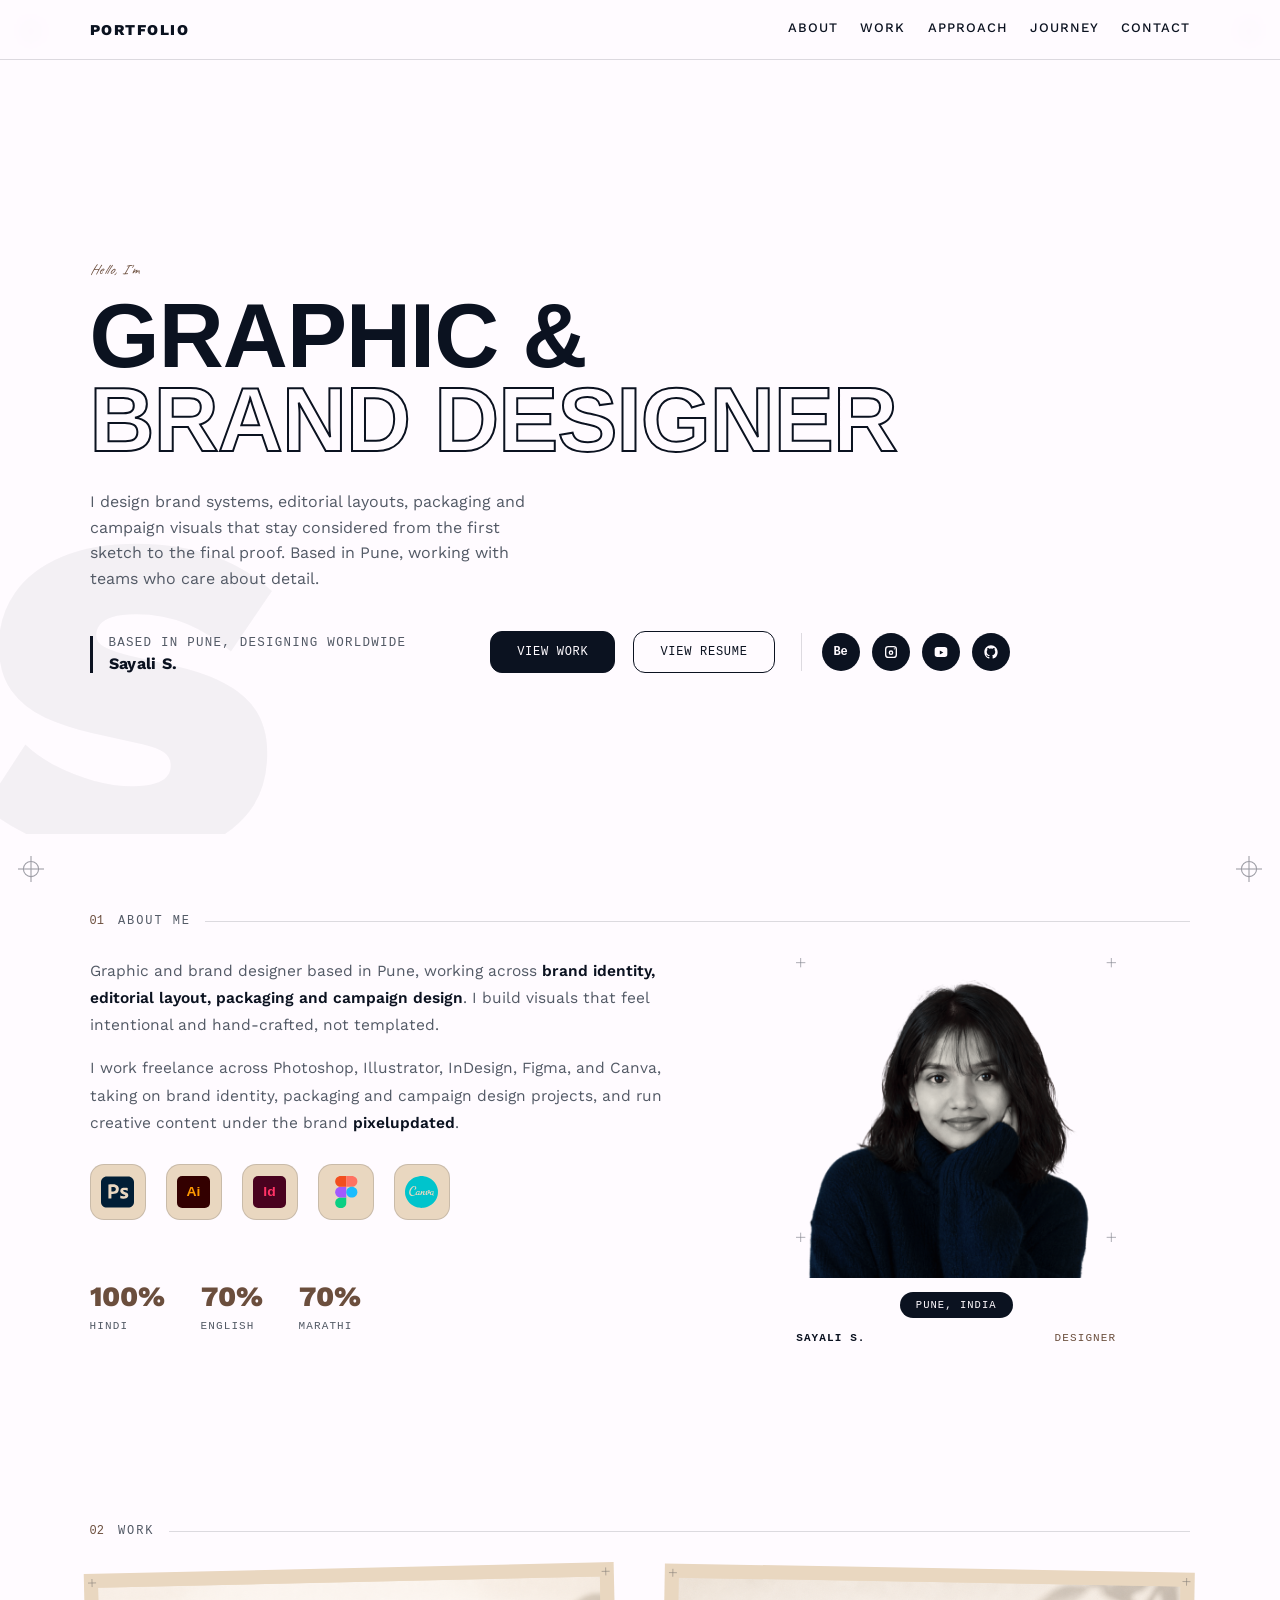
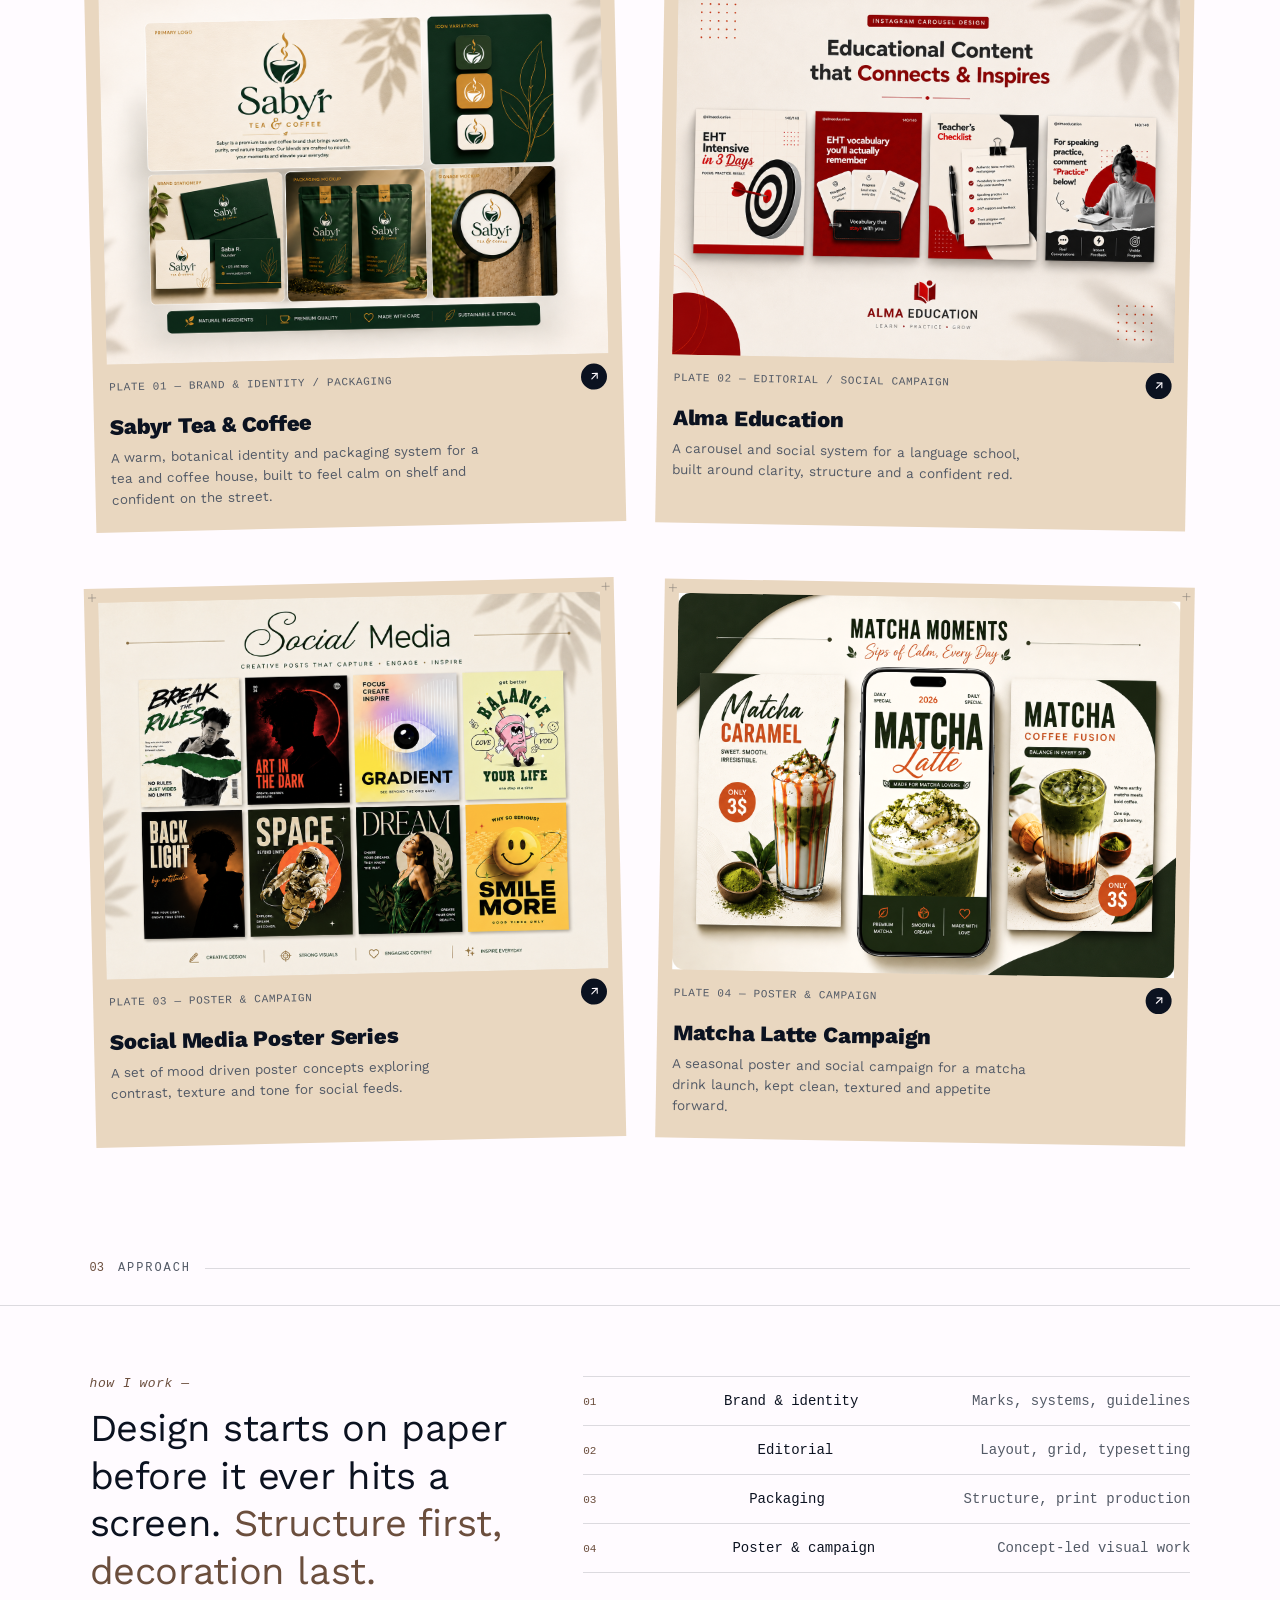
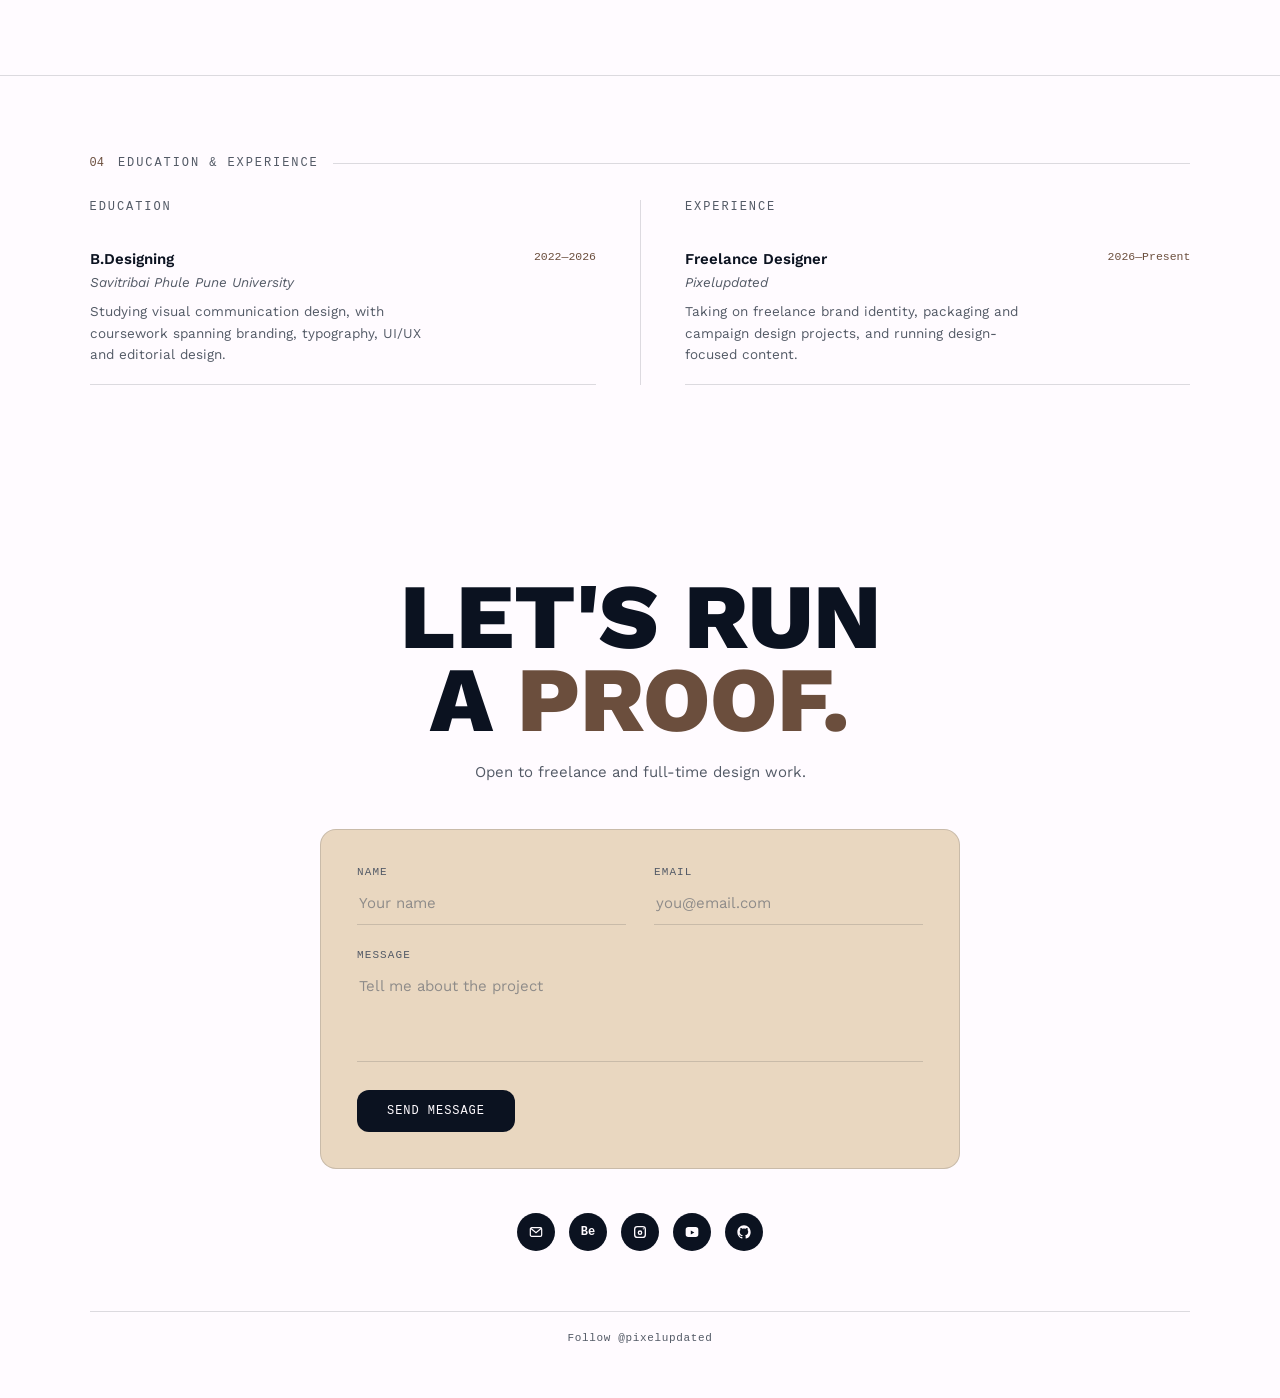
<file: index.html>
<!DOCTYPE html>
<html lang="en">
 
<head>
  <meta charset="UTF-8">
  <meta name="viewport" content="width=device-width, initial-scale=1.0">
  <title>Sayali</title>
  <meta name="description"
    content="Sayali, Graphic & Brand Designer. Brand identity, editorial layout, packaging and campaign design.">
  <link rel="preconnect" href="https://fonts.googleapis.com">
  <link rel="preconnect" href="https://fonts.gstatic.com" crossorigin>
  <link
    href="https://fonts.googleapis.com/css2?family=Caveat:bold,wght@0,400;0,700;1,400&family=Work+Sans:wght@300;400;500;600;700;800&display=swap"
    rel="stylesheet">
  <link rel="stylesheet" href="styles.css">
</head>

<body>

  <div class="reg tl"><svg viewBox="0 0 24 24">
      <circle cx="12" cy="12" r="7" fill="none" stroke="currentColor" stroke-width="1" />
      <line x1="12" y1="0" x2="12" y2="24" stroke="currentColor" stroke-width="1" />
      <line x1="0" y1="12" x2="24" y2="12" stroke="currentColor" stroke-width="1" />
    </svg></div>
  <div class="reg tr"><svg viewBox="0 0 24 24">
      <circle cx="12" cy="12" r="7" fill="none" stroke="currentColor" stroke-width="1" />
      <line x1="12" y1="0" x2="12" y2="24" stroke="currentColor" stroke-width="1" />
      <line x1="0" y1="12" x2="24" y2="12" stroke="currentColor" stroke-width="1" />
    </svg></div>
  <div class="reg bl"><svg viewBox="0 0 24 24">
      <circle cx="12" cy="12" r="7" fill="none" stroke="currentColor" stroke-width="1" />
      <line x1="12" y1="0" x2="12" y2="24" stroke="currentColor" stroke-width="1" />
      <line x1="0" y1="12" x2="24" y2="12" stroke="currentColor" stroke-width="1" />
    </svg></div>
  <div class="reg br"><svg viewBox="0 0 24 24">
      <circle cx="12" cy="12" r="7" fill="none" stroke="currentColor" stroke-width="1" />
      <line x1="12" y1="0" x2="12" y2="24" stroke="currentColor" stroke-width="1" />
      <line x1="0" y1="12" x2="24" y2="12" stroke="currentColor" stroke-width="1" />
    </svg></div>


  <header class="navbar">
    <div class="navbar-inner">
      <a href="#top" class="display brand-name">Portfolio</a>
      <nav class="nav-links">
        <a href="#about">About</a>
        <a href="#work">Work</a>
        <a href="#approach">Approach</a>
        <a href="#journey">Journey</a>
        <a href="#contact">Contact</a>
      </nav>
      <button class="menu-toggle" id="menuToggle" aria-label="Toggle menu" aria-expanded="false">
        <span></span><span></span><span></span>
      </button>
    </div>
  </header>

  <section class="hero" id="top">
    <span class="hero-watermark">S</span>
    <div class="hero-inner">
      <p class="hero-eyebrow mono">Hello, I'm </p>
      <h1 class="hero-heading">
        <span class="line-fill">Graphic &amp;</span><br>
        <span class="line-outline">Brand Designer</span>
      </h1>
      <p class="hero-desc">I design brand systems, editorial layouts, packaging and campaign visuals that stay
        considered from the first sketch to the final proof. Based in Pune, working with teams who care about detail.
      </p>

      <div class="hero-sub">
        <div class="hero-name-tag">
          Based in Pune, designing worldwide
          <strong>Sayali S.</strong>
        </div>
        <div class="hero-actions">
          <a class="btn-pill solid" href="#work">View Work</a>
          <a class="btn-pill ghost" href="https://www.behance.net/pixelupdated" target="_blank" rel="noopener">View
            Resume</a>
          <div class="hero-social">
            <a class="social-fill behance" href="https://www.behance.net/pixelupdated" aria-label="Behance"
              target="_blank" rel="noopener">Be</a>
            <a class="social-fill" href="https://www.instagram.com/pixelupdated" aria-label="Instagram" target="_blank"
              rel="noopener">
              <svg viewBox="0 0 24 24">
                <path fill-rule="evenodd" clip-rule="evenodd" fill="currentColor"
                  d="M3 8a5 5 0 0 1 5-5h8a5 5 0 0 1 5 5v8a5 5 0 0 1-5 5H8a5 5 0 0 1-5-5V8Zm5-3a3 3 0 0 0-3 3v8a3 3 0 0 0 3 3h8a3 3 0 0 0 3-3V8a3 3 0 0 0-3-3H8Zm4 4.5a3.5 3.5 0 1 0 0 7 3.5 3.5 0 0 0 0-7Zm0 2a1.5 1.5 0 1 1 0 3 1.5 1.5 0 0 1 0-3ZM17 6.2a1 1 0 1 0 0 2 1 1 0 0 0 0-2Z" />
              </svg>
            </a>
            <a class="social-fill" href="https://www.youtube.com/@pixelupdated" aria-label="YouTube" target="_blank"
              rel="noopener">
              <svg viewBox="0 0 24 24">
                <path fill-rule="evenodd" clip-rule="evenodd" fill="currentColor"
                  d="M2.5 8.5A4 4 0 0 1 6.5 4.5h11A4 4 0 0 1 21.5 8.5v7a4 4 0 0 1-4 4h-11a4 4 0 0 1-4-4v-7Zm7.7 1.2v6.1l5.3-3.05-5.3-3.05Z" />
              </svg>
            </a>
            <a class="social-fill" href="https://github.com/pixelupdated" aria-label="GitHub" target="_blank"
              rel="noopener">
              <svg viewBox="0 0 24 24">
                <path fill="currentColor"
                  d="M12 2C6.48 2 2 6.58 2 12.19c0 4.49 2.87 8.3 6.84 9.65.5.1.68-.22.68-.49 0-.24-.01-1.05-.01-1.9-2.78.62-3.37-1.2-3.37-1.2-.45-1.18-1.11-1.49-1.11-1.49-.9-.63.07-.62.07-.62 1 .07 1.53 1.05 1.53 1.05.89 1.56 2.34 1.11 2.91.85.09-.66.35-1.11.63-1.37-2.22-.26-4.56-1.14-4.56-5.06 0-1.12.39-2.03 1.03-2.75-.1-.26-.45-1.32.1-2.75 0 0 .84-.28 2.75 1.05a9.3 9.3 0 0 1 5 0c1.9-1.33 2.74-1.05 2.74-1.05.55 1.43.2 2.49.1 2.75.64.72 1.03 1.63 1.03 2.75 0 3.93-2.34 4.79-4.57 5.05.36.32.68.94.68 1.9 0 1.37-.01 2.47-.01 2.81 0 .27.18.6.69.49A10.02 10.02 0 0 0 22 12.19C22 6.58 17.52 2 12 2Z" />
              </svg>
            </a>
          </div>
        </div>
      </div>
    </div>
  </section>

  <div class="section-label" id="about"><span class="num mono">01</span><span class="txt mono">ABOUT ME</span><span
      class="fill"></span></div>

  <div class="about-grid">
    <div class="about-text">

      <p>Graphic and brand designer based in Pune, working across <strong>brand identity, editorial layout, packaging
          and campaign design</strong>. I build visuals that feel intentional and hand-crafted, not templated.</p>
      <p>I work freelance across Photoshop, Illustrator, InDesign, Figma, and Canva, taking on brand identity, packaging
        and
        campaign design projects, and run creative content under the brand <strong>pixelupdated</strong>.</p>
      <br>
      <div class="tool-row">

        <span class="tool-logo">
          <img src="assets/photoshop.svg" alt="Photoshop">
          <span class="tool-tip">Photoshop</span>
        </span>

        <span class="tool-logo">
          <img src="assets/illustrator.svg" alt="Adobe Illustrator">
          <span class="tool-tip">Illustrator</span>
        </span>

        <span class="tool-logo">
          <img src="assets/indesign.svg" alt="InDesign">
          <span class="tool-tip">InDesign</span>
        </span>

        <span class="tool-logo">
          <img src="assets/figma.svg" alt="Figma">
          <span class="tool-tip">Figma</span>
        </span>

        <span class="tool-logo">
          <img src="assets/canva.svg" alt="Canva">
          <span class="tool-tip">Canva</span>
        </span>
      </div>
      <br>


      <div class="stat-row">
        <div class="stat"><b>100%</b><span>Hindi</span></div>
        <div class="stat"><b>70%</b><span>English</span></div>
        <div class="stat"><b>70%</b><span>Marathi</span></div>
      </div>
    </div>

    <div class="portrait-wrap">
      <div class="portrait">
        <span class="corner tl"><svg viewBox="0 0 24 24">
            <line x1="0" y1="7" x2="14" y2="7" stroke="currentColor" />
            <line x1="7" y1="0" x2="7" y2="14" stroke="currentColor" />
          </svg></span>
        <span class="corner tr"><svg viewBox="0 0 24 24">
            <line x1="10" y1="7" x2="24" y2="7" stroke="currentColor" />
            <line x1="17" y1="0" x2="17" y2="14" stroke="currentColor" />
          </svg></span>
        <span class="corner bl"><svg viewBox="0 0 24 24">
            <line x1="0" y1="17" x2="14" y2="17" stroke="currentColor" />
            <line x1="7" y1="10" x2="7" y2="24" stroke="currentColor" />
          </svg></span>
        <span class="corner br"><svg viewBox="0 0 24 24">
            <line x1="10" y1="17" x2="24" y2="17" stroke="currentColor" />
            <line x1="17" y1="10" x2="17" y2="24" stroke="currentColor" />
          </svg></span>
        <img src="assets/profile-photo.png" alt="Portrait of Sayali, graphic and brand designer">
      </div>
      <span class="portrait-tag">Pune, India</span>
      <div class="avatar-meta">
        <span>Sayali S.</span>
        <span class="meta-accent">Designer</span>
      </div>
    </div>
  </div>

  <div class="section-label" id="work"><span class="num mono">02</span><span class="txt mono">WORK</span><span
      class="fill"></span></div>

  <div class="grid">
    <div class="plate"><span class="corner tl"><svg viewBox="0 0 24 24">
          <line x1="0" y1="7" x2="14" y2="7" stroke="currentColor" />
          <line x1="7" y1="0" x2="7" y2="14" stroke="currentColor" />
        </svg></span><span class="corner tr"><svg viewBox="0 0 24 24">
          <line x1="10" y1="7" x2="24" y2="7" stroke="currentColor" />
          <line x1="17" y1="0" x2="17" y2="14" stroke="currentColor" />
        </svg></span>
      <div class="frame"><img src="assets/sabyr.png" alt="Sabyr Tea and Coffee brand identity and packaging system"
          loading="lazy"></div>
      <div class="plate-tag mono">
        <span class="n">PLATE 01 — BRAND &amp; IDENTITY / PACKAGING</span>
        <a class="plate-link" href="https://www.behance.net/gallery/252633563/Sabyr-Brand-Designing" target="_blank" rel="noopener"
          title="View full project"><svg viewBox="0 0 24 24" fill="none" stroke="currentColor" stroke-width="2"
            stroke-linecap="round" stroke-linejoin="round">
            <path d="M7 17L17 7" />
            <path d="M8 7h9v9" />
          </svg></a>
      </div>
      <div class="plate-body">
        <div class="plate-title">Sabyr Tea &amp; Coffee</div>
        <p class="plate-desc">A warm, botanical identity and packaging system for a tea and coffee house, built to feel
          calm on shelf and confident on the street.</p>
      </div>
    </div>

 

    <div class="plate"><span class="corner tl"><svg viewBox="0 0 24 24">
          <line x1="0" y1="7" x2="14" y2="7" stroke="currentColor" />
          <line x1="7" y1="0" x2="7" y2="14" stroke="currentColor" />
        </svg></span><span class="corner tr"><svg viewBox="0 0 24 24">
          <line x1="10" y1="7" x2="24" y2="7" stroke="currentColor" />
          <line x1="17" y1="0" x2="17" y2="14" stroke="currentColor" />
        </svg></span>
      <div class="frame"><img src="assets/carousel.png" alt="Alma Education Instagram carousel design in red and cream"
          loading="lazy"></div>
      <div class="plate-tag mono">
        <span class="n">PLATE 02 — EDITORIAL / SOCIAL CAMPAIGN</span>
        <a class="plate-link" href="https://www.behance.net/gallery/252631449/Social-Media-Poster-Design" target="_blank" rel="noopener"
          title="View full project"><svg viewBox="0 0 24 24" fill="none" stroke="currentColor" stroke-width="2"
            stroke-linecap="round" stroke-linejoin="round">
            <path d="M7 17L17 7" />
            <path d="M8 7h9v9" />
          </svg></a>
      </div>
      <div class="plate-body">
        <div class="plate-title">Alma Education</div>
        <p class="plate-desc">A carousel and social system for a language school, built around clarity, structure and a
          confident red.</p>
      </div>
    </div>

    <div class="plate"><span class="corner tl"><svg viewBox="0 0 24 24">
          <line x1="0" y1="7" x2="14" y2="7" stroke="currentColor" />
          <line x1="7" y1="0" x2="7" y2="14" stroke="currentColor" />
        </svg></span><span class="corner tr"><svg viewBox="0 0 24 24">
          <line x1="10" y1="7" x2="24" y2="7" stroke="currentColor" />
          <line x1="17" y1="0" x2="17" y2="14" stroke="currentColor" />
        </svg></span>
      <div class="frame"><img src="assets/social.png" alt="Social media poster series with varied editorial moods"
          loading="lazy"></div>
      <div class="plate-tag mono">
        <span class="n">PLATE 03 — POSTER &amp; CAMPAIGN</span>
        <a class="plate-link" href="https://www.behance.net/gallery/252636235/Social-Media-Posters" target="_blank" rel="noopener"
          title="View full project"><svg viewBox="0 0 24 24" fill="none" stroke="currentColor" stroke-width="2"
            stroke-linecap="round" stroke-linejoin="round">
            <path d="M7 17L17 7" />
            <path d="M8 7h9v9" />
          </svg></a>
      </div>
      <div class="plate-body">
        <div class="plate-title">Social Media Poster Series</div>
        <p class="plate-desc">A set of mood driven poster concepts exploring contrast, texture and tone for social
          feeds.</p>
      </div>
    </div>


    <div class="plate"><span class="corner tl"><svg viewBox="0 0 24 24">
          <line x1="0" y1="7" x2="14" y2="7" stroke="currentColor" />
          <line x1="7" y1="0" x2="7" y2="14" stroke="currentColor" />
        </svg></span><span class="corner tr"><svg viewBox="0 0 24 24">
          <line x1="10" y1="7" x2="24" y2="7" stroke="currentColor" />
          <line x1="17" y1="0" x2="17" y2="14" stroke="currentColor" />
        </svg></span>
      <div class="frame"><img src="assets/matcha.png" alt="Matcha latte campaign poster and phone mockup design"
          loading="lazy"></div>
      <div class="plate-tag mono">
        <span class="n">PLATE 04 — POSTER &amp; CAMPAIGN</span>
        <a class="plate-link" href="https://www.behance.net/gallery/252637337/Matcha-Coffee-Social-Media-Campaign" target="_blank" rel="noopener"
          title="View full project"><svg viewBox="0 0 24 24" fill="none" stroke="currentColor" stroke-width="2"
            stroke-linecap="round" stroke-linejoin="round">
            <path d="M7 17L17 7" />
            <path d="M8 7h9v9" />
          </svg></a>
      </div>
      <div class="plate-body">
        <div class="plate-title">Matcha Latte Campaign</div>
        <p class="plate-desc">A seasonal poster and social campaign for a matcha drink launch, kept clean, textured and
          appetite forward.</p>
      </div>
    </div>
  </div>

  <div class="section-label" id="approach"><span class="num mono">03</span><span class="txt mono">APPROACH</span><span
      class="fill"></span></div>

  <div class="statement">
    <div class="approach-copy">
      <span class="approach-eyebrow">how I work —</span>
      <div class="big">Design starts on paper before it ever hits a screen. <span class="accent">Structure first,
          decoration last.</span></div>
    </div>
    <div class="caps">
      <div class="cap-row"><span>Brand & identity</span><span>Marks, systems, guidelines</span></div>
      <div class="cap-row"><span>Editorial</span><span>Layout, grid, typesetting</span></div>
      <div class="cap-row"><span>Packaging</span><span>Structure, print production</span></div>
      <div class="cap-row"><span>Poster & campaign</span><span>Concept-led visual work</span></div>
    </div>
  </div>

  <div class="section-label" id="journey"><span class="num mono">04</span><span class="txt mono">EDUCATION &amp;
      EXPERIENCE</span><span class="fill"></span></div>

  <div class="bg-grid">
    <div class="bg-col">
      <div class="bg-col-title">Education</div>
      <div class="bg-entry">
        <div>
          <span class="role">B.Designing</span>
          <span class="org"><i>Savitribai Phule Pune University</i></span>
          <p class="bg-summary">Studying visual communication design, with coursework spanning branding, typography,
            UI/UX and editorial design.</p>
        </div>
        <span class="year">2022—2026</span>
      </div>
    </div>
    <div class="bg-col">
      <div class="bg-col-title">Experience</div>
      <div class="bg-entry">
        <div>
          <span class="role">Freelance Designer</span>
          <span class="org"><i>Pixelupdated</i></span>
          <p class="bg-summary">Taking on freelance brand identity, packaging and campaign design projects, and running
            design-focused content.</p>
        </div>
        <span class="year">2026—Present</span>
      </div>
    </div>
  </div>

  

  <footer id="contact">
    <div class="display">Let's run<br>a <span class="accent">proof.</span></div>
    <p class="sub">Open to freelance and full-time design work.</p>

    <form class="contact-form" action="https://formsubmit.co/sayanonymousss7@gmail.com" method="POST">
      <input type="hidden" name="_subject" value="New message from portfolio site">
      <input type="hidden" name="_captcha" value="false">
      <div class="field">
        <label for="name">Name</label>
        <input id="name" type="text" name="Name" placeholder="Your name" required>
      </div>
      <div class="field">
        <label for="email">Email</label>
        <input id="email" type="email" name="Email" placeholder="you@email.com" required>
      </div>
      <div class="field full">
        <label for="message">Message</label>
        <textarea id="message" name="Message" rows="4" placeholder="Tell me about the project" required></textarea>
      </div>
      <div class="form-submit">
        <button type="submit">Send message</button>
      </div>
    </form>

    <div class="contact-links">
      <a class="social-fill" href="mailto:sayanonymousss7@gmail.com" aria-label="Email">
        <svg viewBox="0 0 24 24" fill="none" stroke="currentColor" stroke-width="1.8">
          <rect x="3.5" y="5.5" width="17" height="13" rx="2" />
          <path d="M4 6.5l8 6.5 8-6.5" />
        </svg>
      </a>
      <a class="social-fill behance" href="https://www.behance.net/pixelupdated" aria-label="Behance" target="_blank"
        rel="noopener">Be</a>
      <a class="social-fill" href="https://www.instagram.com/pixelupdated" aria-label="Instagram" target="_blank"
        rel="noopener">
        <svg viewBox="0 0 24 24">
          <path fill-rule="evenodd" clip-rule="evenodd" fill="currentColor"
            d="M3 8a5 5 0 0 1 5-5h8a5 5 0 0 1 5 5v8a5 5 0 0 1-5 5H8a5 5 0 0 1-5-5V8Zm5-3a3 3 0 0 0-3 3v8a3 3 0 0 0 3 3h8a3 3 0 0 0 3-3V8a3 3 0 0 0-3-3H8Zm4 4.5a3.5 3.5 0 1 0 0 7 3.5 3.5 0 0 0 0-7Zm0 2a1.5 1.5 0 1 1 0 3 1.5 1.5 0 0 1 0-3ZM17 6.2a1 1 0 1 0 0 2 1 1 0 0 0 0-2Z" />
        </svg>
      </a>
      <a class="social-fill" href="https://www.youtube.com/@pixelupdated" aria-label="YouTube" target="_blank"
        rel="noopener">
        <svg viewBox="0 0 24 24">
          <path fill-rule="evenodd" clip-rule="evenodd" fill="currentColor"
            d="M2.5 8.5A4 4 0 0 1 6.5 4.5h11A4 4 0 0 1 21.5 8.5v7a4 4 0 0 1-4 4h-11a4 4 0 0 1-4-4v-7Zm7.7 1.2v6.1l5.3-3.05-5.3-3.05Z" />
        </svg>
      </a>
      <a class="social-fill" href="https://github.com/pixelupdated" aria-label="GitHub" target="_blank" rel="noopener">
        <svg viewBox="0 0 24 24">
          <path fill="currentColor"
            d="M12 2C6.48 2 2 6.58 2 12.19c0 4.49 2.87 8.3 6.84 9.65.5.1.68-.22.68-.49 0-.24-.01-1.05-.01-1.9-2.78.62-3.37-1.2-3.37-1.2-.45-1.18-1.11-1.49-1.11-1.49-.9-.63.07-.62.07-.62 1 .07 1.53 1.05 1.53 1.05.89 1.56 2.34 1.11 2.91.85.09-.66.35-1.11.63-1.37-2.22-.26-4.56-1.14-4.56-5.06 0-1.12.39-2.03 1.03-2.75-.1-.26-.45-1.32.1-2.75 0 0 .84-.28 2.75 1.05a9.3 9.3 0 0 1 5 0c1.9-1.33 2.74-1.05 2.74-1.05.55 1.43.2 2.49.1 2.75.64.72 1.03 1.63 1.03 2.75 0 3.93-2.34 4.79-4.57 5.05.36.32.68.94.68 1.9 0 1.37-.01 2.47-.01 2.81 0 .27.18.6.69.49A10.02 10.02 0 0 0 22 12.19C22 6.58 17.52 2 12 2Z" />
        </svg>
      </a>
    </div>

    <div class="foot-meta">
      <span>Follow&nbsp;@pixelupdated</span>
    </div>
  </footer>

  <script src="script.js"></script>

</body>

</html>
</file>
<file: styles.css>
:root {
      --navy: #0B1220;
      --slate: #535A66;
      --beige: #e9d7c0;
      --mocha: #6B4E3D;
      --paper: #FFFBFF;

      --ink: var(--navy);
      --ink-soft: var(--slate);
      --paper-soft: var(--beige);
      --accent: var(--mocha);
      --line: rgba(11, 18, 32, 0.14);
      --nav-h: 92px;
      --radius-btn: 12px;
    }

    * {
      box-sizing: border-box;
      margin: 0;
      padding: 0;
    }

    html {
      scroll-behavior: smooth;
      scroll-padding-top: var(--nav-h);
    }

    body {
      background: var(--paper);
      color: var(--ink);
      font-family: 'Work Sans', sans-serif;
      font-weight: 400;
      overflow-x: hidden;
      -webkit-font-smoothing: antialiased;
    }

    a {
      text-decoration: none;
      color: inherit;
    }

    ::selection {
      background: var(--navy);
      color: var(--paper);
    }

    .mono {
      font-family: 'Space Mono', monospace;
      color: #6B4E3D;
    }

    .display {
      font-family: 'Work Sans', sans-serif;
      font-weight: 800;
      text-transform: uppercase;
    }

    .reg {
      position: fixed;
      width: 26px;
      height: 26px;
      z-index: 80;
      pointer-events: none;
      opacity: .4;
      color: var(--navy);
    }

    .reg svg {
      width: 100%;
      height: 100%;
    }

    .reg.tl {
      top: 18px;
      left: 18px;
    }

    .reg.tr {
      top: 18px;
      right: 18px;
    }

    .reg.bl {
      bottom: 18px;
      left: 18px;
    }

    .reg.br {
      bottom: 18px;
      right: 18px;
    }

    @media (max-width:640px) {
      .reg {
        display: none;
      }
    }

    .colorbar {
      display: flex;
      width: 100%;
      height: 7px;
    }

    .colorbar span {
      flex: 1;
      display: block;
    }

    .colorbar span:nth-child(1) {
      background: var(--navy);
    }

    .colorbar span:nth-child(2) {
      background: var(--slate);
    }

    .colorbar span:nth-child(3) {
      background: var(--beige);
    }

    .colorbar span:nth-child(4) {
      background: var(--mocha);
    }

    .navbar {
      position: sticky;
      top: 0;
      z-index: 90;
      background: rgba(255, 251, 255, 0.88);
      backdrop-filter: blur(10px);
      border-bottom: 1px solid var(--line);
    }

    .navbar-inner {
      display: flex;
      align-items: center;
      justify-content: space-between;
      padding: 20px 7vw;
      max-width: 1280px;
      margin: 0 auto;
    }

    .navbar .brand-name {
      font-size: 15px;
      letter-spacing: .1em;
    }

    nav.nav-links {
      display: flex;
      gap: 22px;
      align-items: center;
    }

    nav.nav-links a {
      color: var(--ink);
      font-size: 13px;
      letter-spacing: .08em;
      text-transform: uppercase;
      font-weight: 500;
      position: relative;
      padding-bottom: 4px;
    }

    nav.nav-links a::after {
      content: '';
      position: absolute;
      left: 0;
      bottom: 0;
      width: 0;
      height: 1.5px;
      background: var(--mocha);
      transition: width .3s ease;
    }

    nav.nav-links a:hover::after {
      width: 100%;
    }

    .menu-toggle {
      display: none;
      flex-direction: column;
      justify-content: center;
      align-items: center;
      gap: 5px;
      width: 38px;
      height: 38px;
      border: 1px solid var(--line);
      border-radius: 10px;
      background: transparent;
      cursor: pointer;
      flex-shrink: 0;
    }

    .menu-toggle span {
      display: block;
      width: 17px;
      height: 2px;
      background: var(--ink);
      transition: transform .3s ease, opacity .3s ease;
    }

    .menu-toggle.is-open span:nth-child(1) {
      transform: translateY(7px) rotate(45deg);
    }

    .menu-toggle.is-open span:nth-child(2) {
      opacity: 0;
    }

    .menu-toggle.is-open span:nth-child(3) {
      transform: translateY(-7px) rotate(-45deg);
    }

    @media (max-width:760px) {
      nav.nav-links {
        display: none;
      }

      .menu-toggle {
        display: flex;
      }

      body.menu-open nav.nav-links {
        display: flex;
        flex-direction: column;
        align-items: flex-start;
        position: absolute;
        top: 100%;
        left: 0;
        right: 0;
        background: var(--paper);
        padding: 24px 7vw;
        gap: 18px;
        border-bottom: 1px solid var(--line);
      }
    }

    .hero {
      position: relative;
      overflow: hidden;
      min-height: 86vh;
      display: flex;
      flex-direction: column;
      justify-content: center;
      padding: 120px 7vw 80px;
      max-width: 1280px;
      margin: 0 auto;
    }

    .hero-watermark {
      position: absolute;
      left: -18px;
      bottom: -90px;
      font-family: 'Work Sans', sans-serif;
      font-weight: 800;
      font-size: min(48vw, 460px);
      line-height: 1;
      color: var(--navy);
      opacity: .045;
      pointer-events: none;
      user-select: none;
      z-index: 0;
    }

    .hero-inner {
      position: relative;
      z-index: 1;
      max-width: 920px;
    }

    .hero-eyebrow {
      font-family: 'Caveat', monospace;
      font-style: italic;
      font-size: 14px;
      letter-spacing: .04em;
      color: var(--navy);
      display: flex;
      align-items: center;
      gap: 10px;
      margin-bottom: 16px;
      color: #6B4E3D;
    }

    .hero-heading {
      margin: 0;
    }

    .hero-heading span {
      font-family: sans-serif;
      font-weight: 800;
      text-transform: uppercase;
      font-size: clamp(38px, 7.2vw, 90px);
      line-height: .94;
      letter-spacing: -0.01em;
      display: inline-block;
    }

    .hero-heading .line-fill {
      color: var(--ink);
    }

    .hero-heading .line-outline {
      -webkit-text-stroke: 2px var(--navy);
      color: transparent;
    }

    .hero-desc {
      font-family: 'Work Sans', sans-serif;
      color: var(--ink-soft);
      font-size: 16px;
      line-height: 1.6;
      max-width: 460px;
      margin-top: 26px;
    }

    .hero-sub {
      display: flex;
      flex-wrap: wrap;
      align-items: flex-end;
      justify-content: space-between;
      gap: 28px;
      margin-top: 40px;
    }

    .hero-name-tag {
      font-family: 'Space Mono', monospace;
      font-size: 12.5px;
      letter-spacing: .1em;
      text-transform: uppercase;
      color: var(--ink-soft);
      border-left: 3px solid var(--navy);
      padding-left: 16px;
    }

    .hero-name-tag strong {
      display: block;
      color: var(--navy);
      font-family: 'Work Sans', sans-serif;
      font-weight: 700;
      font-size: 16px;
      letter-spacing: .02em;
      text-transform: none;
      margin-top: 4px;
    }

    .hero-actions {
      display: flex;
      align-items: center;
      flex-wrap: wrap;
      gap: 18px;
    }

    .btn-pill {
      display: inline-flex;
      align-items: center;
      gap: 8px;
      padding: 13px 26px;
      border-radius: var(--radius-btn);
      border: 1.5px solid var(--ink);
      font-family: 'Space Mono', monospace;
      font-size: 12px;
      letter-spacing: .06em;
      text-transform: uppercase;
      color: var(--ink);
      transition: all .25s ease;
      white-space: nowrap;
    }

    .btn-pill.solid {
      background: var(--navy);
      color: var(--paper);
      border-color: var(--navy);
    }

    .btn-pill.solid:hover {
      background: var(--mocha);
      border-color: var(--mocha);
      transform: translateY(-2px);
    }

    .btn-pill.ghost:hover {
      background: var(--navy);
      color: var(--paper);
      transform: translateY(-2px);
    }

    .hero-social {
      display: flex;
      gap: 12px;
      margin-left: 8px;
      padding-left: 20px;
      border-left: 1px solid var(--line);
    }

    .social-fill {
      width: 38px;
      height: 38px;
      border-radius: 50%;
      background: var(--navy);
      color: var(--paper);
      display: flex;
      align-items: center;
      justify-content: center;
      transition: background .25s ease, transform .2s ease;
      flex-shrink: 0;
    }

    .social-fill svg {
      width: 16px;
      height: 16px;
    }

    .social-fill.behance {
      font-family: 'Space Mono', monospace;
      font-weight: 700;
      font-size: 12px;
      text-decoration: none;
    }

    .social-fill:hover {
      background: var(--mocha);
      transform: translateY(-3px);
    }

    .portrait-wrap {
      position: relative;
      display: flex;
      flex-direction: column;
      align-items: center;
      z-index: 1;
    }

    .portrait {
      position: relative;
      width: 100%;
      max-width: 320px;
    }

    .portrait img {
      width: 100%;
      height: auto;
      display: block;
    }

    .portrait .corner {
      position: absolute;
      width: 16px;
      height: 16px;
      z-index: 3;
      color: var(--navy);
      opacity: .5;
    }

    .portrait .corner svg {
      width: 100%;
      height: 100%;
    }

    .portrait .corner.tl {
      top: 0;
      left: 0;
    }

    .portrait .corner.tr {
      top: 0;
      right: 0;
    }

    .portrait .corner.bl {
      bottom: 36px;
      left: 0;
    }

    .portrait .corner.br {
      bottom: 36px;
      right: 0;
    }

    .portrait-tag {
      margin-top: 14px;
      background: var(--navy);
      color: var(--paper);
      font-family: 'Space Mono', monospace;
      font-size: 10.5px;
      letter-spacing: .1em;
      text-transform: uppercase;
      padding: 7px 16px;
      border-radius: 999px;
      white-space: nowrap;
    }

    @media (max-width:640px) {
      .hero {
        min-height: auto;
        padding-top: 132px;
      }
    }

    @media (max-width:380px) {
      .hero {
        padding-top: 120px;
        padding-bottom: 56px;
      }
    }

    .about-grid {
      padding: 0 7vw 100px;
      display: grid;
      grid-template-columns: 1.1fr 0.9fr;
      gap: 60px;
      align-items: start;
    }

    @media (max-width:860px) {
      .about-grid {
        grid-template-columns: 1fr;
        gap: 44px;
      }
    }

    .about-text {
      font-family: 'Work Sans', sans-serif;
      color: var(--ink-soft);
      font-size: 15.5px;
      line-height: 1.75;
      max-width: 60ch;
    }

    .about-text p+p {
      margin-top: 16px;
    }

    .about-text strong {
      color: var(--ink);
      font-weight: 600;
    }

    .stat-row {
      display: flex;
      gap: 36px;
      margin-top: 36px;
      flex-wrap: wrap;
    }

    .stat b {
      font-family: 'Work Sans', sans-serif;
      font-weight: 800;
      font-size: 28px;
      display: block;
      line-height: 1;
      color: var(--mocha);
    }

    .stat span {
      font-size: 11px;
      text-transform: uppercase;
      letter-spacing: .1em;
      color: var(--ink-soft);
      font-family: 'Space Mono', monospace;
    }

    .avatar-meta {
      display: flex;
      justify-content: space-between;
      width: 100%;
      max-width: 320px;
      margin-top: 14px;
      font-family: 'Space Mono', monospace;
      font-size: 11px;
      letter-spacing: .1em;
      text-transform: uppercase;
    }

    .avatar-meta span:first-child {
      color: var(--ink);
      font-weight: 600;
    }

    .avatar-meta .meta-accent {
      color: var(--mocha);
    }

    .section-label {
      display: flex;
      align-items: center;
      gap: 14px;
      padding: 0 7vw;
      margin: 80px 0 30px;
      scroll-margin-top: var(--nav-h);
    }

    .section-label .num {
      font-size: 12px;
      color: var(--mocha);
    }

    .section-label .txt {
      font-size: 12px;
      letter-spacing: .16em;
      color: var(--ink-soft);
    }

    .section-label .fill {
      flex: 1;
      height: 1px;
      background: var(--line);
    }

    .grid {
      padding: 0 7vw 40px;
      display: grid;
      grid-template-columns: repeat(2, 1fr);
      gap: 56px 40px;
    }

    @media (max-width:780px) {
      .grid {
        grid-template-columns: 1fr;
        gap: 64px 0;
      }
    }

    .plate {
      position: relative;
      background: var(--paper-soft);
      padding: 14px 14px 0;
      transition: transform .45s cubic-bezier(.2, .8, .2, 1), box-shadow .45s ease;
      opacity: 0;
      transform: translateY(28px) rotate(var(--r, 0deg));
      box-shadow: 0 0 0 rgba(0, 0, 0, 0);
    }

    .plate.visible {
      opacity: 1;
      transform: translateY(0) rotate(var(--r, 0deg));
    }

    .plate:nth-child(odd) {
      --r: -1.3deg;
    }

    .plate:nth-child(even) {
      --r: 1deg;
    }

    .plate:hover {
      transform: rotate(0deg) translateY(-6px);
      box-shadow: 0 26px 40px -20px rgba(11, 18, 32, 0.28);
      z-index: 5;
    }

    .plate .corner {
      position: absolute;
      width: 14px;
      height: 14px;
      opacity: .45;
      color: var(--navy);
    }

    .plate .corner svg {
      width: 100%;
      height: 100%;
    }

    .plate .corner.tl {
      top: 4px;
      left: 4px;
    }

    .plate .corner.tr {
      top: 4px;
      right: 4px;
    }

    .frame {
      width: 100%;
      aspect-ratio: 4/3;
      overflow: hidden;
      background: var(--paper-soft);
    }

    .frame img {
      width: 100%;
      height: 100%;
      object-fit: cover;
      display: block;
      transition: transform .6s ease;
    }

    .plate:hover .frame img {
      transform: scale(1.045);
    }

    .plate-tag {
      display: flex;
      justify-content: space-between;
      align-items: center;
      padding: 10px 2px 0;
      font-size: 11px;
      letter-spacing: .06em;
    }

    .plate-tag .n {
      color: var(--ink-soft);
    }

    .plate-link {
      width: 26px;
      height: 26px;
      border-radius: 50%;
      flex-shrink: 0;
      background: var(--navy);
      color: var(--paper);
      display: flex;
      align-items: center;
      justify-content: center;
      transition: background .2s ease, transform .2s ease;
    }

    .plate-link svg {
      width: 13px;
      height: 13px;
    }

    .plate-link:hover {
      background: var(--mocha);
      transform: translate(1px, -1px);
    }

    .plate-body {
      padding: 14px 2px 22px;
    }

    .plate-title {
      font-family: 'Work Sans', sans-serif;
      font-weight: 800;
      text-transform: none;
      font-size: 22px;
      letter-spacing: -0.01em;
      margin-bottom: 8px;
    }

    .plate-desc {
      font-family: 'Work Sans', sans-serif;
      font-size: 13.5px;
      line-height: 1.55;
      color: var(--ink-soft);
      max-width: 46ch;
    }

    .statement {
      padding: 70px 7vw 80px;
      display: grid;
      grid-template-columns: 1fr 1.4fr;
      gap: 60px;
      border-top: 1px solid var(--line);
      border-bottom: 1px solid var(--line);
    }

    @media (max-width:820px) {
      .statement {
        grid-template-columns: 1fr;
        gap: 34px;
        padding: 56px 7vw 64px;
      }
    }

    .approach-copy {
      text-align: left;
      width: 100%;
    }

    .approach-eyebrow {
      font-family: 'Space Mono', monospace;
      font-style: italic;
      font-size: 13px;
      letter-spacing: .04em;
      color: var(--mocha);
      margin-bottom: 14px;
      display: block;
      text-align: left;
      white-space: normal;
    }

    @media (max-width:480px) {
      .approach-eyebrow {
        font-size: 11.5px;
        letter-spacing: .02em;
      }
    }

    .statement .big {
      font-family: 'Work Sans', sans-serif;
      font-weight: 400;
      font-size: clamp(22px, 3vw, 38px);
      line-height: 1.25;
      letter-spacing: -0.01em;
    }

    .statement .big .accent {
      color: var(--mocha);
    }

    .caps {
      display: flex;
      flex-direction: column;
      gap: 0;
      font-family: 'Space Mono', monospace;
      font-size: 14px;
      color: var(--ink-soft);
      counter-reset: cap;
    }

    .caps .cap-row {
      display: flex;
      justify-content: space-between;
      align-items: baseline;
      gap: 16px;
      padding: 16px 0;
      border-bottom: 1px solid var(--line);
      transition: padding-left .25s ease, border-color .25s ease;
      counter-increment: cap;
    }

    .caps .cap-row::before {
      content: "0" counter(cap);
      color: var(--mocha);
      font-size: 11px;
      margin-right: 14px;
      flex-shrink: 0;
    }

    .caps .cap-row:hover {
      padding-left: 8px;
      border-color: var(--mocha);
    }

    .caps .cap-row:first-child {
      border-top: 1px solid var(--line);
    }

    .caps .cap-row span:first-child {
      color: var(--ink);
      font-weight: 500;
      flex-shrink: 0;
    }

    .caps .cap-row span:last-child {
      text-align: right;
    }

    @media (max-width:480px) {
      .caps .cap-row {
        flex-wrap: wrap;
      }

      .caps .cap-row span:last-child {
        text-align: left;
        width: 100%;
        padding-left: 26px;
      }
    }

    .bg-grid {
      padding: 0 7vw 100px;
      display: grid;
      grid-template-columns: 1fr 1fr;
      gap: 0;
    }

    .bg-col {
      padding: 0 44px;
    }

    .bg-col:first-child {
      padding-left: 0;
    }

    .bg-col:last-child {
      padding-right: 0;
      border-left: 1px solid var(--line);
    }

    @media (max-width:820px) {
      .bg-grid {
        grid-template-columns: 1fr;
        gap: 40px;
      }

      .bg-col {
        padding: 0 !important;
      }

      .bg-col:last-child {
        border-left: none;
        border-top: 1px solid var(--line);
        padding-top: 40px !important;
      }
    }

    .bg-col-title {
      font-family: 'Space Mono', monospace;
      font-size: 12px;
      letter-spacing: .16em;
      text-transform: uppercase;
      color: var(--ink-soft);
      margin-bottom: 18px;
    }

    .bg-entry {
      display: flex;
      justify-content: space-between;
      align-items: flex-start;
      gap: 16px;
      padding: 18px 0;
      border-bottom: 1px solid var(--line);
    }

    .bg-entry:first-of-type {
      border-top: 1px solid var(--line);
    }

    .bg-entry .role {
      font-family: 'Work Sans', sans-serif;
      font-weight: 600;
      color: var(--ink);
      display: block;
      margin-bottom: 4px;
      font-size: 15px;
    }

    .bg-entry .org {
      font-family: 'Work Sans', sans-serif;
      color: var(--ink-soft);
      font-size: 13.5px;
    }

    .bg-summary {
      font-family: 'Work Sans', sans-serif;
      color: var(--ink-soft);
      font-size: 13.5px;
      line-height: 1.6;
      margin-top: 10px;
      max-width: 42ch;
    }

    .bg-entry .year {
      font-family: 'Space Mono', monospace;
      font-size: 11.5px;
      color: var(--mocha);
      white-space: nowrap;
    }

    .tools-wrap {
      padding: 0 7vw 100px;
    }

    .tool-row {
      display: flex;
      align-items: center;
      gap: 20px;
      flex-wrap: wrap;
    }

    .tool-logo {
      width: 56px;
      height: 56px;
      border-radius: 14px;
      background: var(--paper-soft);
      border: 1px solid var(--line);
      display: flex;
      align-items: center;
      justify-content: center;
      position: relative;
      overflow: hidden;
      transition: transform .25s ease, box-shadow .25s ease;
      cursor: default;
    }

    .tool-logo:hover {
      transform: translateY(-5px);
      box-shadow: 0 20px 40px -22px rgba(11, 18, 32, 0.3);
    }

    .tool-logo svg,
    .tool-logo img {
      width: 60%;
      height: 60%;
      object-fit: contain;
    }

    .tool-logo .tool-tip {
      position: absolute;
      bottom: -26px;
      left: 50%;
      transform: translateX(-50%);
      font-family: 'Space Mono', monospace;
      font-size: 10.5px;
      letter-spacing: .04em;
      color: var(--ink-soft);
      white-space: nowrap;
      opacity: 0;
      transition: opacity .2s ease;
      pointer-events: none;
    }

    .tool-logo:hover .tool-tip {
      opacity: 1;
    }

    footer {
      padding: 90px 7vw 50px;
      text-align: center;
      scroll-margin-top: var(--nav-h);
    }

    footer .display {
      font-size: clamp(34px, 8vw, 92px);
      line-height: .9;
    }

    footer .display .accent {
      color: var(--mocha);
    }

    footer p.sub {
      font-family: 'Work Sans', sans-serif;
      margin-top: 22px;
      color: var(--ink-soft);
      font-size: 15px;
    }

    .contact-form {
      margin: 48px auto 0;
      max-width: 640px;
      text-align: left;
      display: grid;
      grid-template-columns: 1fr 1fr;
      gap: 24px 28px;
      background: var(--paper-soft);
      border: 1px solid var(--line);
      border-radius: 16px;
      padding: 36px;
    }

    .field {
      display: flex;
      flex-direction: column;
      gap: 8px;
    }

    .field.full {
      grid-column: 1 / -1;
    }

    .field label {
      font-family: 'Space Mono', monospace;
      font-size: 11px;
      letter-spacing: .1em;
      text-transform: uppercase;
      color: var(--ink-soft);
    }

    .field input,
    .field textarea {
      background: transparent;
      border: none;
      border-bottom: 1px solid var(--line);
      color: var(--ink);
      font-family: 'Work Sans', sans-serif;
      font-size: 15px;
      padding: 8px 2px 12px;
      resize: none;
      transition: border-color .25s ease;
    }

    .field input::placeholder,
    .field textarea::placeholder {
      color: var(--ink-soft);
      opacity: .6;
    }

    .field input:focus,
    .field textarea:focus {
      border-color: var(--mocha);
      outline: none;
    }

    .form-submit {
      grid-column: 1 / -1;
      display: flex;
      justify-content: flex-start;
      margin-top: 4px;
    }

    .form-submit button {
      background: var(--navy);
      color: var(--paper);
      border: none;
      border-radius: var(--radius-btn);
      padding: 14px 30px;
      font-family: 'Space Mono', monospace;
      font-size: 12px;
      letter-spacing: .08em;
      text-transform: uppercase;
      cursor: pointer;
      transition: transform .2s ease, background .25s ease;
    }

    .form-submit button:hover {
      background: var(--mocha);
      transform: translateY(-2px);
    }

    @media (max-width:640px) {
      .contact-form {
        grid-template-columns: 1fr;
        padding: 26px;
      }
    }

    .contact-links {
      margin-top: 44px;
      display: flex;
      gap: 14px;
      justify-content: center;
      flex-wrap: wrap;
    }

    .foot-meta {
      margin-top: 60px;
      display: flex;
      justify-content: center;
      font-family: 'Space Mono', monospace;
      font-size: 11px;
      color: var(--ink-soft);
      letter-spacing: .06em;
      border-top: 1px solid var(--line);
      padding-top: 20px;
    }
</file>
